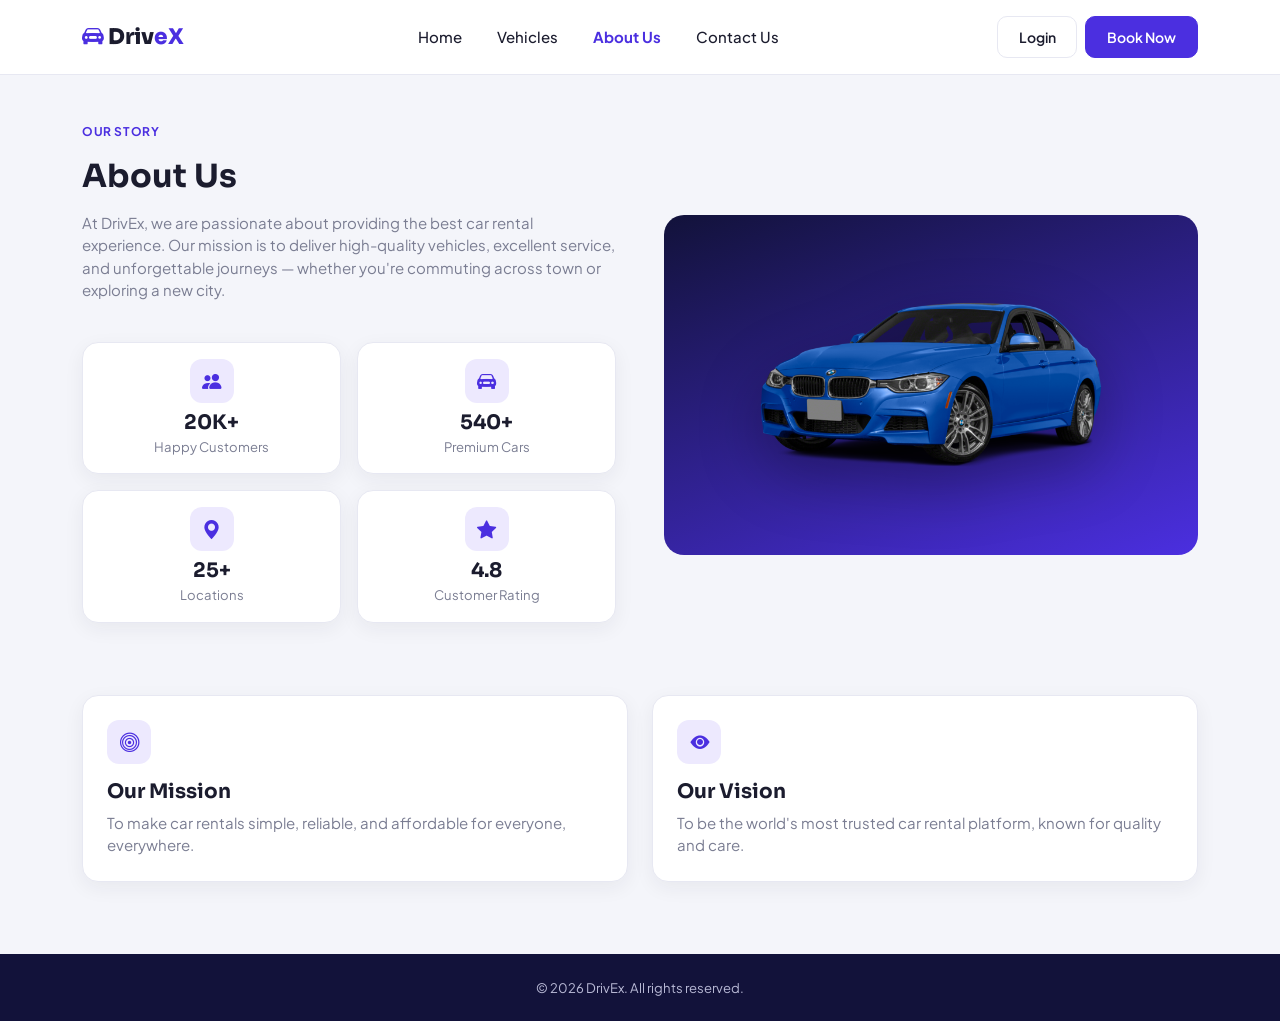
<file: html/about.html>
<!DOCTYPE html>
<html lang="en">

<head>
    <meta charset="UTF-8">
    <title>About Us — DrivEx</title>
    <meta name="viewport" content="width=device-width, initial-scale=1.0">
    <link href="https://fonts.googleapis.com/css2?family=Sora:wght@600;700;800&family=Plus+Jakarta+Sans:wght@400;500;600;700&display=swap" rel="stylesheet">
    <link href="https://cdn.jsdelivr.net/npm/bootstrap@5.3.3/dist/css/bootstrap.min.css" rel="stylesheet">
    <link href="https://cdn.jsdelivr.net/npm/bootstrap-icons@1.11.3/font/bootstrap-icons.css" rel="stylesheet">
    <link href="../css/style.css" rel="stylesheet">
</head>

<body>

    <nav class="navbar navbar-expand-lg navbar-drivex">
        <div class="container">
            <a class="navbar-brand" href="index.html"><i class="bi bi-car-front-fill text-primary-brand"></i> Driv<span>eX</span></a>
            <button class="navbar-toggler" type="button" data-bs-toggle="collapse" data-bs-target="#nav1"><span class="navbar-toggler-icon"></span></button>
            <div class="collapse navbar-collapse" id="nav1">
                <ul class="navbar-nav mx-auto">
                    <li class="nav-item"><a class="nav-link" href="index.html">Home</a></li>
                    <li class="nav-item"><a class="nav-link" href="vehicles.html">Vehicles</a></li>
                    <li class="nav-item"><a class="nav-link active" href="about.html">About Us</a></li>
                    <li class="nav-item"><a class="nav-link" href="contact.html">Contact Us</a></li>
                </ul>
                <div id="navAuthSlot" class="d-flex align-items-center"></div>
            </div>
        </div>
    </nav>

    <div class="container py-5">
        <div class="row align-items-center g-5">
            <div class="col-lg-6">
                <p class="section-eyebrow">Our story</p>
                <h2 class="fw-bold mb-3">About Us</h2>
                <p class="text-muted-soft">At DrivEx, we are passionate about providing the best car rental experience. Our mission is to deliver high-quality vehicles, excellent service, and unforgettable journeys — whether you're commuting across town or exploring a new city.</p>

                <div class="row g-3 my-4">
                    <div class="col-6">
                        <div class="card-soft p-3 text-center">
                            <div class="stat-icon mx-auto mb-2"><i class="bi bi-people-fill"></i></div>
                            <h5 class="fw-bold mb-0">20K+</h5><small class="text-muted-soft">Happy Customers</small>
                        </div>
                    </div>
                    <div class="col-6">
                        <div class="card-soft p-3 text-center">
                            <div class="stat-icon mx-auto mb-2"><i class="bi bi-car-front-fill"></i></div>
                            <h5 class="fw-bold mb-0">540+</h5><small class="text-muted-soft">Premium Cars</small>
                        </div>
                    </div>
                    <div class="col-6">
                        <div class="card-soft p-3 text-center">
                            <div class="stat-icon mx-auto mb-2"><i class="bi bi-geo-alt-fill"></i></div>
                            <h5 class="fw-bold mb-0">25+</h5><small class="text-muted-soft">Locations</small>
                        </div>
                    </div>
                    <div class="col-6">
                        <div class="card-soft p-3 text-center">
                            <div class="stat-icon mx-auto mb-2"><i class="bi bi-star-fill"></i></div>
                            <h5 class="fw-bold mb-0">4.8</h5><small class="text-muted-soft">Customer Rating</small>
                        </div>
                    </div>
                </div>
            </div>
            <div class="col-lg-6">
                <div class="rounded-20 overflow-hidden" style="background:linear-gradient(160deg,var(--navy),var(--primary));min-height:340px;display:flex;align-items:center;justify-content:center;">
                    <img src="../images/BMW-3.png" style="width:70%;filter:drop-shadow(0 20px 30px rgba(0,0,0,.3));">
                </div>
            </div>
        </div>

        <div class="row g-4 mt-4">
            <div class="col-md-6">
                <div class="card-soft p-4 h-100">
                    <div class="stat-icon mb-3"><i class="bi bi-bullseye"></i></div>
                    <h5 class="fw-bold">Our Mission</h5>
                    <p class="text-muted-soft mb-0">To make car rentals simple, reliable, and affordable for everyone, everywhere.</p>
                </div>
            </div>
            <div class="col-md-6">
                <div class="card-soft p-4 h-100">
                    <div class="stat-icon mb-3"><i class="bi bi-eye-fill"></i></div>
                    <h5 class="fw-bold">Our Vision</h5>
                    <p class="text-muted-soft mb-0">To be the world's most trusted car rental platform, known for quality and care.</p>
                </div>
            </div>
        </div>
    </div>

    <footer class="site-footer mt-4 py-4 text-center">
        <div class="container">
            <p class="small mb-0">© 2026 DrivEx. All rights reserved.</p>
        </div>
    </footer>

    <script src="https://cdn.jsdelivr.net/npm/bootstrap@5.3.3/dist/js/bootstrap.bundle.min.js"></script>
    <script src="../js/cars-data.js"></script>
    <script src="../js/app.js"></script>
    <script>
        document.addEventListener("DOMContentLoaded", () => renderNavbarAuth("navAuthSlot"));
    </script>
</body>

</html>
</file>
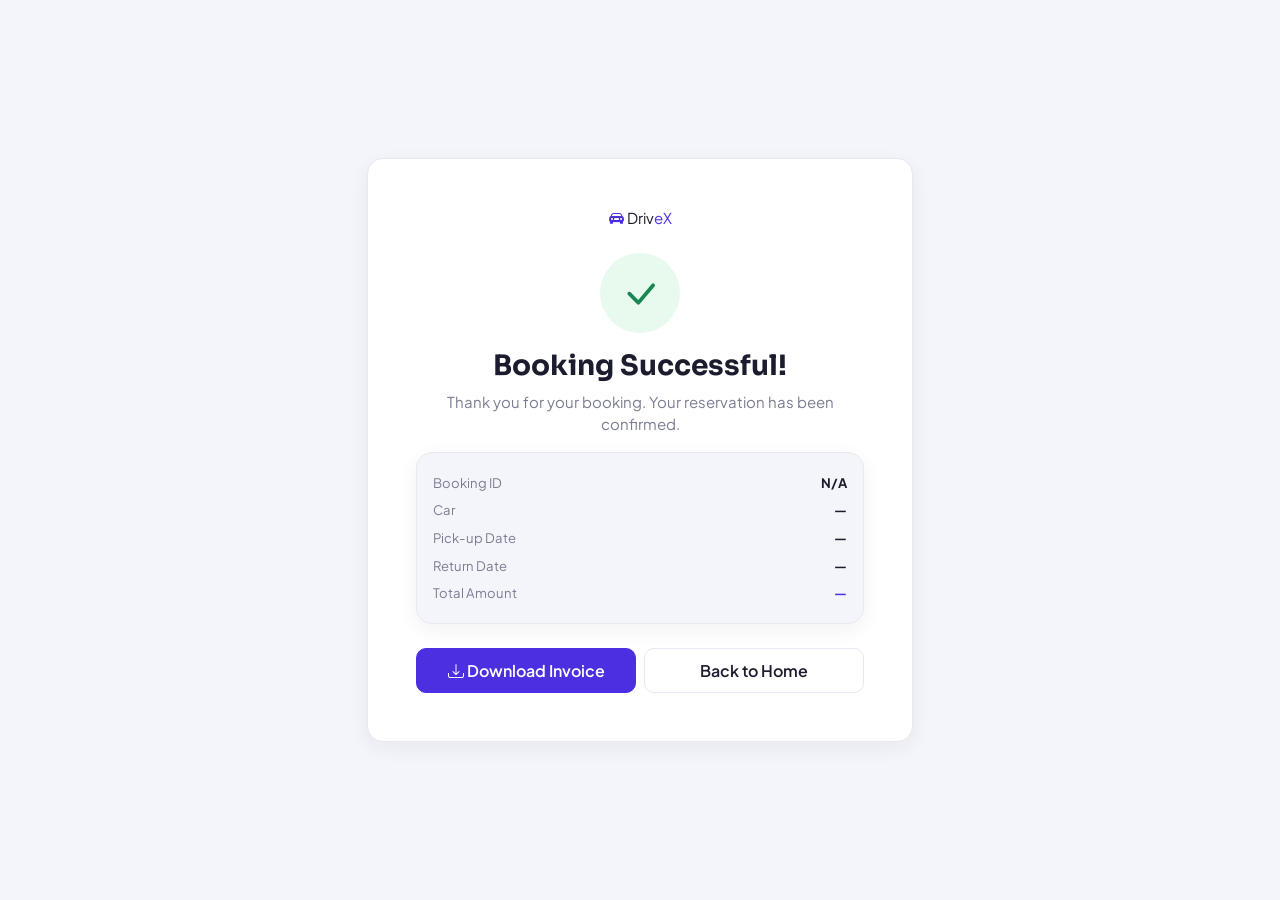
<file: html/booking-success.html>
<!DOCTYPE html>
<html lang="en">

<head>
    <meta charset="UTF-8">
    <title>Booking Successful — DrivEx</title>
    <meta name="viewport" content="width=device-width, initial-scale=1.0">
    <link href="https://fonts.googleapis.com/css2?family=Sora:wght@600;700;800&family=Plus+Jakarta+Sans:wght@400;500;600;700&display=swap" rel="stylesheet">
    <link href="https://cdn.jsdelivr.net/npm/bootstrap@5.3.3/dist/css/bootstrap.min.css" rel="stylesheet">
    <link href="https://cdn.jsdelivr.net/npm/bootstrap-icons@1.11.3/font/bootstrap-icons.css" rel="stylesheet">
    <link href="../css/style.css" rel="stylesheet">
    <style>
        body {
            background: var(--bg);
            min-height: 100vh;
        }
    </style>
</head>

<body class="d-flex align-items-center" style="min-height:100vh;">

    <div class="container">
        <div class="row justify-content-center">
            <div class="col-md-6">
                <div class="card-soft p-5 text-center">
                    <a class="navbar-brand mb-4 d-inline-block" href="index.html"><i class="bi bi-car-front-fill text-primary-brand"></i> Driv<span class="text-primary-brand">eX</span></a>
                    <div class="mx-auto mb-3" style="width:80px;height:80px;border-radius:50%;background:var(--success-bg);display:flex;align-items:center;justify-content:center;">
                        <i class="bi bi-check-lg text-success" style="font-size:2.5rem;"></i>
                    </div>
                    <h3 class="fw-bold">Booking Successful!</h3>
                    <p class="text-muted-soft">Thank you for your booking. Your reservation has been confirmed.</p>

                    <div class="card-soft p-3 text-start mt-3" style="background:var(--bg);">
                        <div class="d-flex justify-content-between small py-1"><span class="text-muted-soft">Booking ID</span><span class="fw-bold" id="okBookingId">—</span></div>
                        <div class="d-flex justify-content-between small py-1"><span class="text-muted-soft">Car</span><span class="fw-bold" id="okCarName">—</span></div>
                        <div class="d-flex justify-content-between small py-1"><span class="text-muted-soft">Pick-up Date</span><span class="fw-bold" id="okPickup">—</span></div>
                        <div class="d-flex justify-content-between small py-1"><span class="text-muted-soft">Return Date</span><span class="fw-bold" id="okReturn">—</span></div>
                        <div class="d-flex justify-content-between small py-1"><span class="text-muted-soft">Total Amount</span><span class="fw-bold text-primary-brand" id="okAmount">—</span></div>
                    </div>

                    <div class="d-flex gap-2 mt-4">
                        <a href="#" id="okInvoiceLink" class="btn btn-brand w-100"><i class="bi bi-download"></i> Download Invoice</a>
                        <a href="index.html" class="btn btn-brand-outline w-100">Back to Home</a>
                    </div>
                </div>
            </div>
        </div>
    </div>

    <script src="https://cdn.jsdelivr.net/npm/bootstrap@5.3.3/dist/js/bootstrap.bundle.min.js"></script>
    <script src="../js/cars-data.js"></script>
    <script src="../js/app.js"></script>
    <script>
        document.addEventListener("DOMContentLoaded", () => {
            const id = Util.qs("id");
            const booking = id ? Bookings.getById(id) : null;
            if (!booking) {
                document.getElementById("okBookingId").textContent = "N/A";
                return;
            }
            document.getElementById("okBookingId").textContent = booking.id;
            document.getElementById("okCarName").textContent = booking.carName;
            document.getElementById("okPickup").textContent = Util.formatDate(booking.pickup);
            document.getElementById("okReturn").textContent = Util.formatDate(booking.ret);
            document.getElementById("okAmount").textContent = Util.money(booking.amount);
            document.getElementById("okInvoiceLink").href = "invoice.html?id=" + booking.id;
        });
    </script>
</body>

</html>
</file>
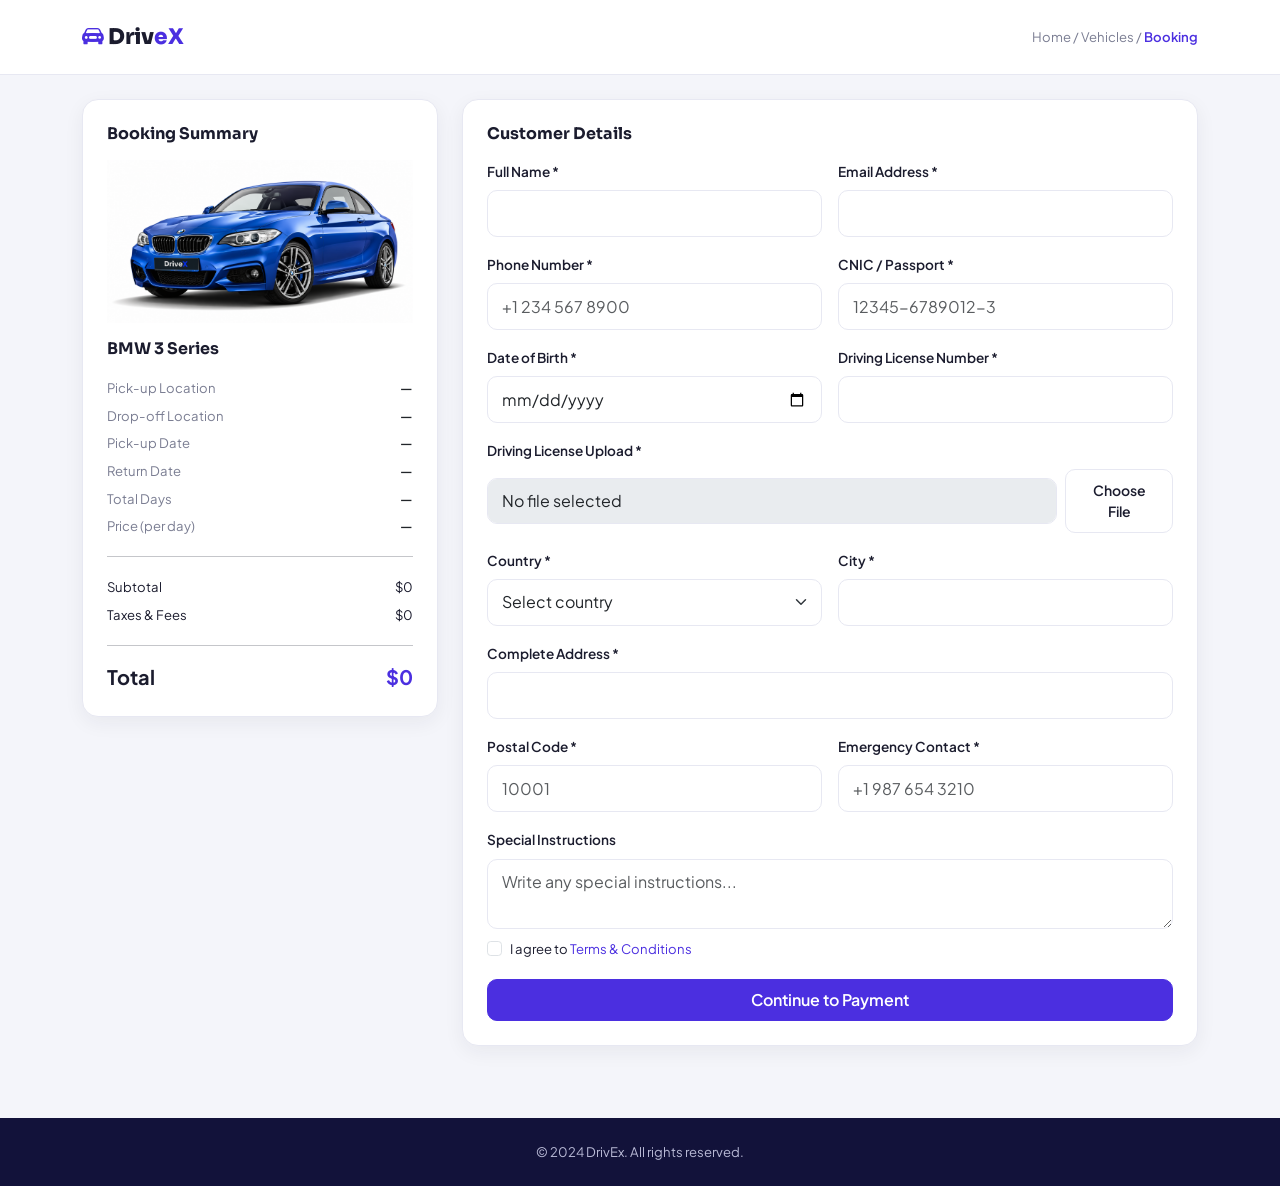
<file: html/booking.html>
<!DOCTYPE html>
<html lang="en">

<head>
    <meta charset="UTF-8">
    <title>Booking — Customer Details — DrivEx</title>
    <meta name="viewport" content="width=device-width, initial-scale=1.0">
    <link href="https://fonts.googleapis.com/css2?family=Sora:wght@600;700;800&family=Plus+Jakarta+Sans:wght@400;500;600;700&display=swap" rel="stylesheet">
    <link href="https://cdn.jsdelivr.net/npm/bootstrap@5.3.3/dist/css/bootstrap.min.css" rel="stylesheet">
    <link href="https://cdn.jsdelivr.net/npm/bootstrap-icons@1.11.3/font/bootstrap-icons.css" rel="stylesheet">
    <link href="../css/style.css" rel="stylesheet">
</head>

<body>

    <nav class="navbar navbar-expand-lg navbar-drivex">
        <div class="container">
            <a class="navbar-brand" href="index.html"><i class="bi bi-car-front-fill text-primary-brand"></i> Driv<span>eX</span></a>
            <button class="navbar-toggler" type="button" data-bs-toggle="collapse" data-bs-target="#nav1"><span class="navbar-toggler-icon"></span></button>
            <div class="collapse navbar-collapse" id="nav1">
                <span class="small text-muted-soft ms-auto"><a href="index.html" class="text-muted-soft">Home</a> / <a href="vehicles.html" class="text-muted-soft">Vehicles</a> / <span class="text-primary-brand fw-semibold">Booking</span></span>
            </div>
        </div>
    </nav>

    <div class="container py-4">
        <div class="row g-4">
            <!-- Booking Summary -->
            <div class="col-lg-4">
                <div class="card-soft p-4">
                    <h6 class="fw-bold mb-3">Booking Summary</h6>
                    <img src="../images/car.png" class="w-100 mb-3">
                    <h6 class="fw-bold" id="summaryCarName">—</h6>
                    <ul class="list-unstyled small text-muted-soft mt-3">
                        <li class="d-flex justify-content-between py-1"><span>Pick-up Location</span><span class="text-dark fw-semibold" id="sumPickupLoc">—</span></li>
                        <li class="d-flex justify-content-between py-1"><span>Drop-off Location</span><span class="text-dark fw-semibold" id="sumDropoffLoc">—</span></li>
                        <li class="d-flex justify-content-between py-1"><span>Pick-up Date</span><span class="text-dark fw-semibold" id="sumPickupDate">—</span></li>
                        <li class="d-flex justify-content-between py-1"><span>Return Date</span><span class="text-dark fw-semibold" id="sumReturnDate">—</span></li>
                        <li class="d-flex justify-content-between py-1"><span>Total Days</span><span class="text-dark fw-semibold" id="sumDays">—</span></li>
                        <li class="d-flex justify-content-between py-1"><span>Price (per day)</span><span class="text-dark fw-semibold" id="sumPricePerDay">—</span></li>
                    </ul>
                    <hr>
                    <div class="d-flex justify-content-between small py-1"><span>Subtotal</span><span id="sumSubtotal">$0</span></div>
                    <div class="d-flex justify-content-between small py-1"><span>Taxes &amp; Fees</span><span id="sumTaxes">$0</span></div>
                    <hr>
                    <div class="d-flex justify-content-between fw-bold fs-5"><span>Total</span><span class="text-primary-brand" id="sumTotal">$0</span></div>
                </div>
            </div>

            <!-- Customer Details Form -->
            <div class="col-lg-8">
                <div class="card-soft p-4">
                    <h6 class="fw-bold mb-3">Customer Details</h6>
                    <form class="row g-3 needs-validation" id="bookingForm" novalidate>
                        <div class="col-md-6">
                            <label class="form-label">Full Name *</label>
                            <input class="form-control" id="custName" required>
                            <div class="invalid-feedback">Please enter your full name.</div>
                        </div>
                        <div class="col-md-6">
                            <label class="form-label">Email Address *</label>
                            <input type="email" class="form-control" id="custEmail" required>
                            <div class="invalid-feedback">Please enter a valid email address.</div>
                        </div>
                        <div class="col-md-6">
                            <label class="form-label">Phone Number *</label>
                            <input class="form-control" id="custPhone" placeholder="+1 234 567 8900" required>
                            <div class="invalid-feedback">Please enter a valid phone number.</div>
                        </div>
                        <div class="col-md-6">
                            <label class="form-label">CNIC / Passport *</label>
                            <input class="form-control" id="custCnic" placeholder="12345-6789012-3" required>
                            <div class="invalid-feedback">This field is required.</div>
                        </div>
                        <div class="col-md-6">
                            <label class="form-label">Date of Birth *</label>
                            <input type="date" class="form-control" id="custDob" required>
                            <div class="invalid-feedback">Please enter your date of birth.</div>
                        </div>
                        <div class="col-md-6">
                            <label class="form-label">Driving License Number *</label>
                            <input class="form-control" id="custLicense" required>
                            <div class="invalid-feedback">This field is required.</div>
                        </div>
                        <div class="col-md-12">
                            <label class="form-label">Driving License Upload *</label>
                            <div class="d-flex align-items-center gap-2">
                                <input class="form-control" id="licenseFileLabel" value="No file selected" disabled>
                                <button type="button" class="btn btn-brand-outline btn-sm" id="licenseUploadBtn">Choose File</button>
                                <input type="file" id="licenseFileInput" class="d-none" accept="image/*,.pdf">
                            </div>
                        </div>
                        <div class="col-md-6">
                            <label class="form-label">Country *</label>
                            <select class="form-select" id="custCountry" required>
              <option value="">Select country</option>
              <option>United States</option><option>Canada</option><option>United Kingdom</option><option>Pakistan</option><option>Other</option>
            </select>
                            <div class="invalid-feedback">Please select a country.</div>
                        </div>
                        <div class="col-md-6">
                            <label class="form-label">City *</label>
                            <input class="form-control" id="custCity" required>
                            <div class="invalid-feedback">This field is required.</div>
                        </div>
                        <div class="col-md-12">
                            <label class="form-label">Complete Address *</label>
                            <input class="form-control" id="custAddress" required>
                            <div class="invalid-feedback">This field is required.</div>
                        </div>
                        <div class="col-md-6">
                            <label class="form-label">Postal Code *</label>
                            <input class="form-control" id="custPostal" placeholder="10001" required>
                            <div class="invalid-feedback">This field is required.</div>
                        </div>
                        <div class="col-md-6">
                            <label class="form-label">Emergency Contact *</label>
                            <input class="form-control" id="custEmergency" placeholder="+1 987 654 3210" required>
                            <div class="invalid-feedback">This field is required.</div>
                        </div>
                        <div class="col-md-12">
                            <label class="form-label">Special Instructions</label>
                            <textarea class="form-control" id="custNotes" rows="2" placeholder="Write any special instructions..."></textarea>
                        </div>

                        <div class="col-12 mt-2">
                            <div class="form-check">
                                <input class="form-check-input" type="checkbox" id="agree" required>
                                <label class="form-check-label small" for="agree">I agree to <a href="#" class="text-primary-brand">Terms &amp; Conditions</a></label>
                                <div class="invalid-feedback">You must agree before continuing.</div>
                            </div>
                        </div>
                        <div class="col-12">
                            <button type="submit" class="btn btn-brand w-100 py-2">Continue to Payment</button>
                        </div>
                    </form>
                </div>
            </div>
        </div>
    </div>

    <footer class="site-footer mt-5 py-4 text-center">
        <div class="container">
            <p class="small mb-0">© 2024 DrivEx. All rights reserved.</p>
        </div>
    </footer>

    <script src="https://cdn.jsdelivr.net/npm/bootstrap@5.3.3/dist/js/bootstrap.bundle.min.js"></script>
    <script src="../js/cars-data.js"></script>
    <script src="../js/app.js"></script>
    <script src="../js/booking.js"></script>
</body>

</html>
</file>
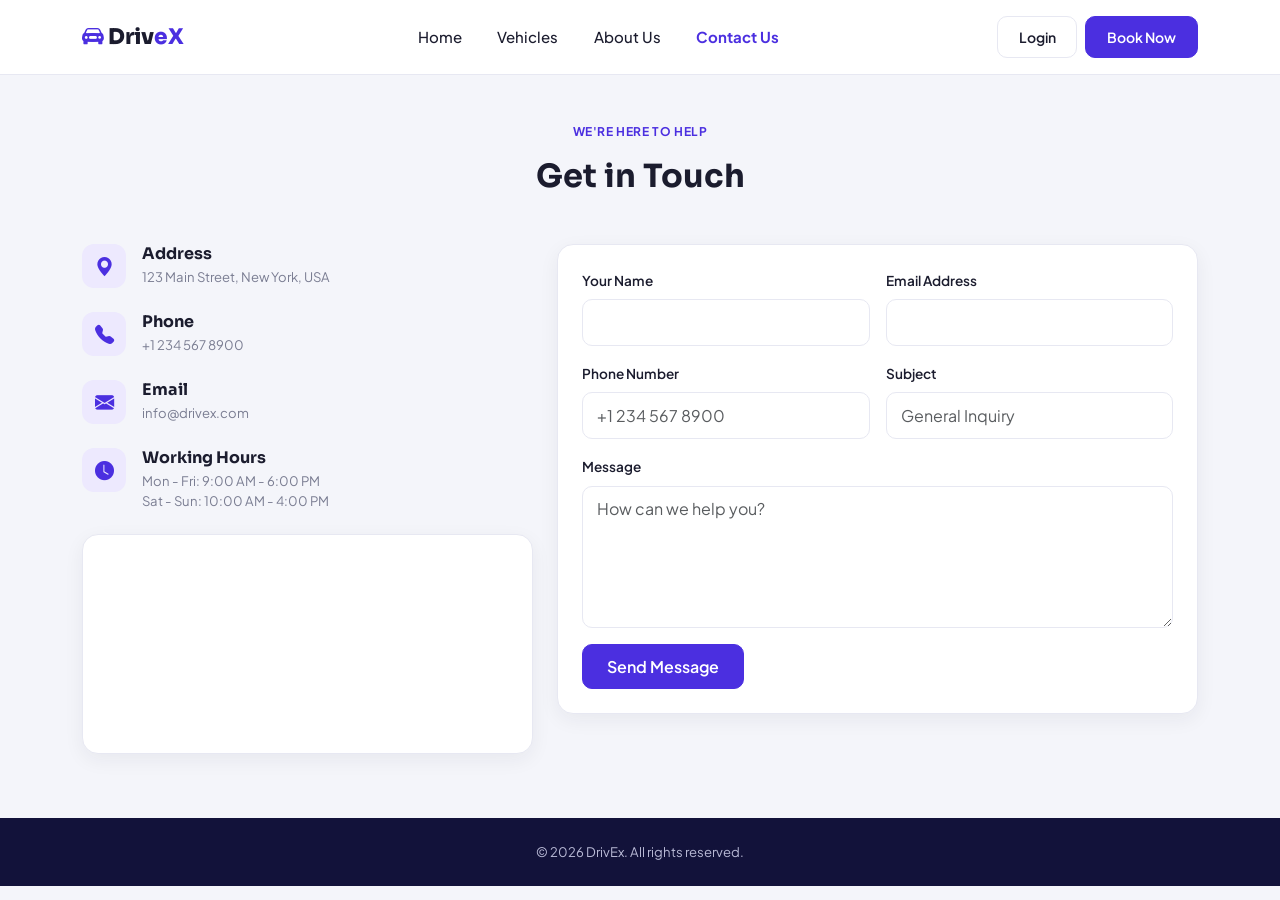
<file: html/contact.html>
<!DOCTYPE html>
<html lang="en">

<head>
    <meta charset="UTF-8">
    <title>Contact Us — DrivEx</title>
    <meta name="viewport" content="width=device-width, initial-scale=1.0">
    <link href="https://fonts.googleapis.com/css2?family=Sora:wght@600;700;800&family=Plus+Jakarta+Sans:wght@400;500;600;700&display=swap" rel="stylesheet">
    <link href="https://cdn.jsdelivr.net/npm/bootstrap@5.3.3/dist/css/bootstrap.min.css" rel="stylesheet">
    <link href="https://cdn.jsdelivr.net/npm/bootstrap-icons@1.11.3/font/bootstrap-icons.css" rel="stylesheet">
    <link href="../css/style.css" rel="stylesheet">
</head>

<body>

    <nav class="navbar navbar-expand-lg navbar-drivex">
        <div class="container">
            <a class="navbar-brand" href="index.html"><i class="bi bi-car-front-fill text-primary-brand"></i> Driv<span>eX</span></a>
            <button class="navbar-toggler" type="button" data-bs-toggle="collapse" data-bs-target="#nav1"><span class="navbar-toggler-icon"></span></button>
            <div class="collapse navbar-collapse" id="nav1">
                <ul class="navbar-nav mx-auto">
                    <li class="nav-item"><a class="nav-link" href="index.html">Home</a></li>
                    <li class="nav-item"><a class="nav-link" href="vehicles.html">Vehicles</a></li>
                    <li class="nav-item"><a class="nav-link" href="about.html">About Us</a></li>
                    <li class="nav-item"><a class="nav-link active" href="contact.html">Contact Us</a></li>
                </ul>
                <div id="navAuthSlot" class="d-flex align-items-center"></div>
            </div>
        </div>
    </nav>

    <div class="container py-5">
        <div class="text-center mb-5">
            <p class="section-eyebrow">We're here to help</p>
            <h2 class="fw-bold">Get in Touch</h2>
        </div>

        <div class="row g-4">
            <div class="col-lg-5">
                <div class="d-flex gap-3 mb-4">
                    <div class="stat-icon"><i class="bi bi-geo-alt-fill"></i></div>
                    <div>
                        <h6 class="fw-bold mb-1">Address</h6>
                        <p class="text-muted-soft mb-0 small">123 Main Street, New York, USA</p>
                    </div>
                </div>
                <div class="d-flex gap-3 mb-4">
                    <div class="stat-icon"><i class="bi bi-telephone-fill"></i></div>
                    <div>
                        <h6 class="fw-bold mb-1">Phone</h6>
                        <p class="text-muted-soft mb-0 small">+1 234 567 8900</p>
                    </div>
                </div>
                <div class="d-flex gap-3 mb-4">
                    <div class="stat-icon"><i class="bi bi-envelope-fill"></i></div>
                    <div>
                        <h6 class="fw-bold mb-1">Email</h6>
                        <p class="text-muted-soft mb-0 small">info@drivex.com</p>
                    </div>
                </div>
                <div class="d-flex gap-3 mb-4">
                    <div class="stat-icon"><i class="bi bi-clock-fill"></i></div>
                    <div>
                        <h6 class="fw-bold mb-1">Working Hours</h6>
                        <p class="text-muted-soft mb-0 small">Mon - Fri: 9:00 AM - 6:00 PM<br>Sat - Sun: 10:00 AM - 4:00 PM</p>
                    </div>
                </div>

                <div class="card-soft p-2" style="height:220px;overflow:hidden;">
                    <iframe src="https://maps.google.com/maps?q=New%20York&t=&z=13&ie=UTF8&iwloc=&output=embed" class="w-100 h-100 rounded-16 border-0"></iframe>
                </div>
            </div>

            <div class="col-lg-7">
                <div class="card-soft p-4">
                    <form class="row g-3" id="contactForm" novalidate>
                        <div class="col-md-6">
                            <label class="form-label">Your Name</label>
                            <input class="form-control" id="cName" required>
                            <div class="invalid-feedback">Please enter your name.</div>
                        </div>
                        <div class="col-md-6">
                            <label class="form-label">Email Address</label>
                            <input type="email" class="form-control" id="cEmail" required>
                            <div class="invalid-feedback">Please enter a valid email address.</div>
                        </div>
                        <div class="col-md-6">
                            <label class="form-label">Phone Number</label>
                            <input class="form-control" id="cPhone" placeholder="+1 234 567 8900">
                        </div>
                        <div class="col-md-6">
                            <label class="form-label">Subject</label>
                            <input class="form-control" id="cSubject" placeholder="General Inquiry" required>
                            <div class="invalid-feedback">Please enter a subject.</div>
                        </div>
                        <div class="col-12">
                            <label class="form-label">Message</label>
                            <textarea class="form-control" id="cMessage" rows="5" placeholder="How can we help you?" required></textarea>
                            <div class="invalid-feedback">Please enter your message.</div>
                        </div>
                        <div class="col-12"><button type="submit" class="btn btn-brand px-4">Send Message</button></div>
                    </form>
                </div>
            </div>
        </div>
    </div>

    <footer class="site-footer mt-3 py-4 text-center">
        <div class="container">
            <p class="small mb-0">© 2026 DrivEx. All rights reserved.</p>
        </div>
    </footer>

    <script src="https://cdn.jsdelivr.net/npm/bootstrap@5.3.3/dist/js/bootstrap.bundle.min.js"></script>
    <script src="../js/cars-data.js"></script>
    <script src="../js/app.js"></script>
    <script src="../js/contact.js"></script>
</body>

</html>
</file>
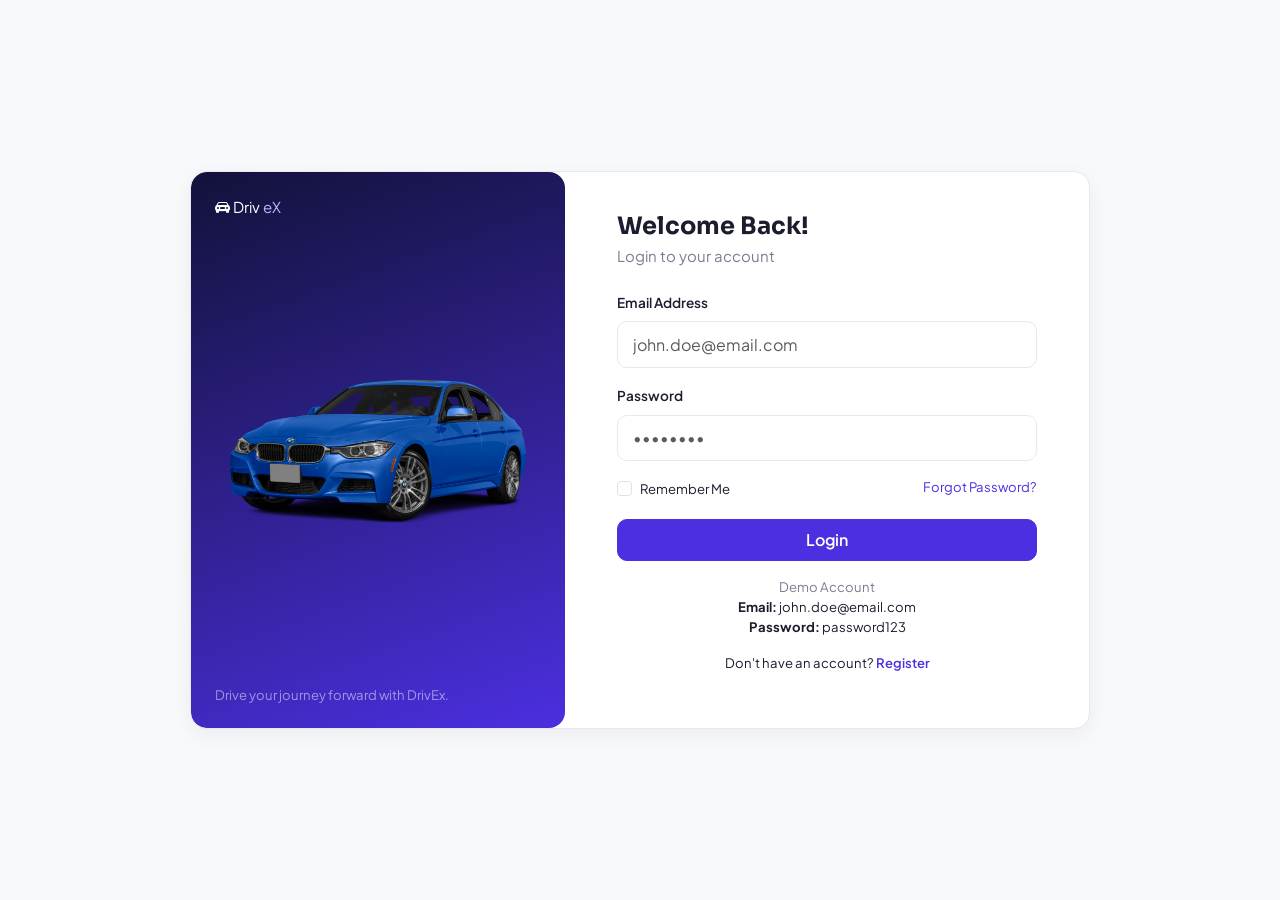
<file: html/dashboard.html>
<!DOCTYPE html>
<html lang="en">

<head>
    <meta charset="UTF-8">
    <title>Dashboard — DrivEx</title>
    <meta name="viewport" content="width=device-width, initial-scale=1.0">
    <link href="https://fonts.googleapis.com/css2?family=Sora:wght@600;700;800&family=Plus+Jakarta+Sans:wght@400;500;600;700&display=swap" rel="stylesheet">
    <link href="https://cdn.jsdelivr.net/npm/bootstrap@5.3.3/dist/css/bootstrap.min.css" rel="stylesheet">
    <link href="https://cdn.jsdelivr.net/npm/bootstrap-icons@1.11.3/font/bootstrap-icons.css" rel="stylesheet">
    <link href="../css/style.css" rel="stylesheet">
</head>

<body>

    <nav class="navbar navbar-expand-lg navbar-drivex">
        <div class="container-fluid px-4">
            <a class="navbar-brand" href="index.html"><i class="bi bi-car-front-fill text-primary-brand"></i> Driv<span>eX</span></a>
            <div class="ms-auto d-flex align-items-center gap-3">
                <i class="bi bi-bell fs-5 text-muted-soft"></i>
                <div class="dropdown">
                    <a href="#" class="d-flex align-items-center gap-2 text-decoration-none dropdown-toggle" role="button" data-bs-toggle="dropdown">
                        <div id="userAvatar" style="width:36px;height:36px;border-radius:50%;background:var(--primary-light);display:flex;align-items:center;justify-content:center;color:var(--primary);font-weight:700;">?</div>
                        <span class="fw-semibold small" id="userNameLabel">—</span>
                    </a>
                    <ul class="dropdown-menu dropdown-menu-end shadow border-0">
                        <li><a class="dropdown-item" href="my-bookings.html"><i class="bi bi-calendar2-check me-2"></i>My Bookings</a></li>
                        <li>
                            <hr class="dropdown-divider">
                        </li>
                        <li><a class="dropdown-item text-danger" href="#" id="navLogoutLink"><i class="bi bi-box-arrow-right me-2"></i>Logout</a></li>
                    </ul>
                </div>
            </div>
        </div>
    </nav>

    <div class="container-fluid px-4 py-4">
        <div class="row g-4">
            <!-- Sidebar -->
            <div class="col-lg-2">
                <div class="sidebar-drivex">
                    <a href="dashboard.html" class="side-link active"><i class="bi bi-grid-1x2-fill"></i> Dashboard</a>
                    <a href="my-bookings.html" class="side-link"><i class="bi bi-calendar2-check"></i> My Bookings</a>
                    <a href="#" class="side-link"><i class="bi bi-person"></i> My Profile</a>
                    <a href="invoice.html" class="side-link"><i class="bi bi-credit-card"></i> Payment History</a>
                    <a href="#" class="side-link"><i class="bi bi-bell"></i> Notifications <span class="side-badge">3</span></a>
                    <a href="#" class="side-link"><i class="bi bi-gear"></i> Settings</a>
                    <a href="#" class="side-link" id="sidebarLogout"><i class="bi bi-box-arrow-right"></i> Logout</a>
                </div>
            </div>

            <!-- Main -->
            <div class="col-lg-10">
                <h4 class="fw-bold" id="welcomeText">Welcome back!</h4>
                <p class="text-muted-soft">Here's what's happening with your bookings.</p>

                <div class="row g-3 my-2">
                    <div class="col-6 col-md-3">
                        <div class="card-soft p-3">
                            <div class="stat-icon mb-2"><i class="bi bi-journal-check"></i></div>
                            <h4 class="fw-bold mb-0" id="statTotal">0</h4>
                            <small class="text-muted-soft">Total Bookings</small>
                        </div>
                    </div>
                    <div class="col-6 col-md-3">
                        <div class="card-soft p-3">
                            <div class="stat-icon mb-2" style="background:var(--warning-bg);color:var(--warning);"><i class="bi bi-clock-history"></i></div>
                            <h4 class="fw-bold mb-0" id="statUpcoming">0</h4>
                            <small class="text-muted-soft">Upcoming Trips</small>
                        </div>
                    </div>
                    <div class="col-6 col-md-3">
                        <div class="card-soft p-3">
                            <div class="stat-icon mb-2" style="background:var(--success-bg);color:var(--success);"><i class="bi bi-check2-circle"></i></div>
                            <h4 class="fw-bold mb-0" id="statCompleted">0</h4>
                            <small class="text-muted-soft">Completed Trips</small>
                        </div>
                    </div>
                    <div class="col-6 col-md-3">
                        <div class="card-soft p-3">
                            <div class="stat-icon mb-2" style="background:var(--danger-bg);color:var(--danger);"><i class="bi bi-x-circle"></i></div>
                            <h4 class="fw-bold mb-0" id="statCancelled">0</h4>
                            <small class="text-muted-soft">Cancelled Bookings</small>
                        </div>
                    </div>
                </div>

                <div class="card-soft p-4 mt-3">
                    <h6 class="fw-bold mb-3">Upcoming Bookings</h6>
                    <div class="table-responsive">
                        <table class="table table-drivex mb-0">
                            <thead>
                                <tr>
                                    <th>Car</th>
                                    <th>Pick-up</th>
                                    <th>Return</th>
                                    <th>Status</th>
                                    <th>Amount</th>
                                </tr>
                            </thead>
                            <tbody id="upcomingTableBody"></tbody>
                        </table>
                        <p class="text-muted-soft text-center py-3 d-none" id="noUpcoming">No upcoming bookings yet. <a href="vehicles.html" class="text-primary-brand">Book a car</a>.</p>
                    </div>
                </div>

                <!-- Manage Vehicles: add / remove cars from the catalog -->
                <div class="card-soft p-4 mt-4">
                    <div class="d-flex justify-content-between align-items-center mb-3">
                        <h6 class="fw-bold mb-0">Manage Vehicles</h6>
                        <button class="btn btn-brand-outline btn-sm" id="resetCarsBtn"><i class="bi bi-arrow-counterclockwise"></i> Reset to Default</button>
                    </div>

                    <!-- Add car form -->
                    <form class="row g-2 align-items-end mb-4" id="addCarForm">
                        <div class="col-6 col-md-3">
                            <label class="form-label small">Car Name *</label>
                            <input class="form-control form-control-sm" id="newCarName" placeholder="e.g. Kia Sportage" required>
                        </div>
                        <div class="col-6 col-md-2">
                            <label class="form-label small">Brand *</label>
                            <input class="form-control form-control-sm" id="newCarBrand" placeholder="Kia" required>
                        </div>
                        <div class="col-6 col-md-2">
                            <label class="form-label small">Price/day *</label>
                            <input type="number" min="1" class="form-control form-control-sm" id="newCarPrice" placeholder="50" required>
                        </div>
                        <div class="col-6 col-md-2">
                            <label class="form-label small">Seats</label>
                            <select class="form-select form-select-sm" id="newCarSeats">
              <option value="2">2</option><option value="5" selected>5</option><option value="7">7</option>
            </select>
                        </div>
                        <div class="col-6 col-md-2">
                            <label class="form-label small">Transmission</label>
                            <select class="form-select form-select-sm" id="newCarTrans">
              <option>Auto</option><option>Manual</option>
            </select>
                        </div>
                        <div class="col-6 col-md-3">
                            <label class="form-label small">Car Photo</label>
                            <input type="file" accept="image/*" class="form-control form-control-sm" id="newCarImage">
                        </div>
                        <div class="col-6 col-md-2">
                            <img id="newCarPreview" src="../images/BMW-3.png" class="d-none" style="height:38px;border-radius:6px;border:1px solid var(--border);">
                        </div>
                        <div class="col-6 col-md-1">
                            <button type="submit" class="btn btn-brand btn-sm w-100"><i class="bi bi-plus-lg"></i> Add</button>
                        </div>
                    </form>

                    <!-- Existing vehicles table -->
                    <div class="table-responsive">
                        <table class="table table-drivex mb-0 align-middle">
                            <thead>
                                <tr>
                                    <th>Car</th>
                                    <th>Brand</th>
                                    <th>Price/day</th>
                                    <th>Seats</th>
                                    <th>Transmission</th>
                                    <th></th>
                                </tr>
                            </thead>
                            <tbody id="manageCarsTableBody"></tbody>
                        </table>
                    </div>
                </div>
            </div>
        </div>
    </div>

    <!-- Remove car confirm modal -->
    <div class="modal fade" id="removeCarModal" tabindex="-1">
        <div class="modal-dialog modal-dialog-centered">
            <div class="modal-content rounded-16">
                <div class="modal-body p-4 text-center">
                    <i class="bi bi-exclamation-triangle-fill text-warning" style="font-size:2rem;"></i>
                    <h6 class="fw-bold mt-2">Remove this vehicle?</h6>
                    <p class="text-muted-soft small" id="removeCarName">This car will be removed from the catalog.</p>
                    <div class="d-flex gap-2 justify-content-center">
                        <button class="btn btn-brand-outline" data-bs-dismiss="modal">Cancel</button>
                        <button class="btn btn-brand" style="background:var(--danger);border-color:var(--danger);" id="confirmRemoveCarBtn">Yes, Remove</button>
                    </div>
                </div>
            </div>
        </div>
    </div>

    <script src="https://cdn.jsdelivr.net/npm/bootstrap@5.3.3/dist/js/bootstrap.bundle.min.js"></script>
    <script src="../js/cars-data.js"></script>
    <script src="../js/app.js"></script>
    <script src="../js/dashboard.js"></script>
</body>

</html>
</file>
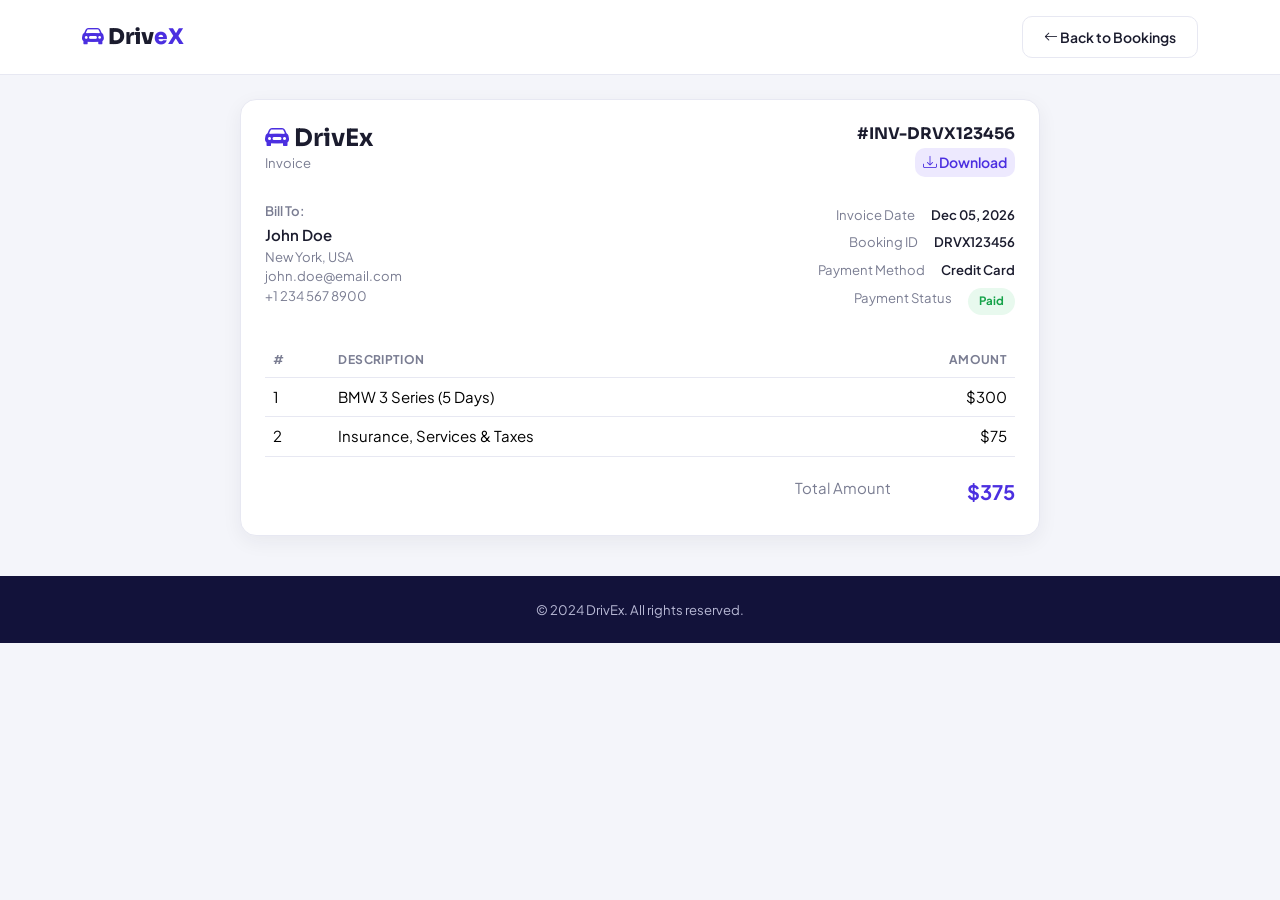
<file: html/invoice.html>
<!DOCTYPE html>
<html lang="en">

<head>
    <meta charset="UTF-8">
    <title>Invoice — DrivEx</title>
    <meta name="viewport" content="width=device-width, initial-scale=1.0">
    <link href="https://fonts.googleapis.com/css2?family=Sora:wght@600;700;800&family=Plus+Jakarta+Sans:wght@400;500;600;700&display=swap" rel="stylesheet">
    <link href="https://cdn.jsdelivr.net/npm/bootstrap@5.3.3/dist/css/bootstrap.min.css" rel="stylesheet">
    <link href="https://cdn.jsdelivr.net/npm/bootstrap-icons@1.11.3/font/bootstrap-icons.css" rel="stylesheet">
    <link href="../css/style.css" rel="stylesheet">
    <style>
        @media print {
            nav,
            footer,
            #backBtn,
            #downloadBtn {
                display: none !important;
            }
            body {
                background: #fff;
            }
        }
    </style>
</head>

<body>

    <nav class="navbar navbar-expand-lg navbar-drivex">
        <div class="container">
            <a class="navbar-brand" href="index.html"><i class="bi bi-car-front-fill text-primary-brand"></i> Driv<span>eX</span></a>
            <a href="my-bookings.html" class="btn btn-brand-outline ms-auto btn-sm" id="backBtn"><i class="bi bi-arrow-left"></i> Back to Bookings</a>
        </div>
    </nav>

    <div class="container py-4">
        <div class="card-soft p-4 mx-auto" style="max-width:800px;">
            <div class="d-flex justify-content-between align-items-start mb-4">
                <div>
                    <h4 class="fw-bold mb-0"><i class="bi bi-car-front-fill text-primary-brand"></i> DrivEx</h4>
                    <p class="text-muted-soft small mb-0">Invoice</p>
                </div>
                <div class="text-end">
                    <h6 class="fw-bold mb-1" id="invNumber">#INV-000000</h6>
                    <button class="btn btn-brand-soft btn-sm" id="downloadBtn"><i class="bi bi-download"></i> Download</button>
                </div>
            </div>

            <div class="row g-4 mb-4">
                <div class="col-md-6">
                    <p class="text-muted-soft small mb-1 fw-semibold">Bill To:</p>
                    <p class="mb-0 fw-semibold" id="billToName">—</p>
                    <p class="mb-0 small text-muted-soft" id="billToAddress">—</p>
                    <p class="mb-0 small text-muted-soft" id="billToCity">—</p>
                    <p class="mb-0 small text-muted-soft" id="billToEmail">—</p>
                    <p class="mb-0 small text-muted-soft" id="billToPhone">—</p>
                </div>
                <div class="col-md-6 text-md-end">
                    <div class="d-flex justify-content-between justify-content-md-end gap-3 small py-1"><span class="text-muted-soft">Invoice Date</span><span class="fw-semibold" id="invDate">—</span></div>
                    <div class="d-flex justify-content-between justify-content-md-end gap-3 small py-1"><span class="text-muted-soft">Booking ID</span><span class="fw-semibold" id="invBookingId">—</span></div>
                    <div class="d-flex justify-content-between justify-content-md-end gap-3 small py-1"><span class="text-muted-soft">Payment Method</span><span class="fw-semibold" id="invPayMethod">—</span></div>
                    <div class="d-flex justify-content-between justify-content-md-end gap-3 small py-1"><span class="text-muted-soft">Payment Status</span><span class="status-badge status-paid" id="invPayStatus">Paid</span></div>
                </div>
            </div>

            <div class="table-responsive">
                <table class="table table-drivex">
                    <thead>
                        <tr>
                            <th>#</th>
                            <th>Description</th>
                            <th class="text-end">Amount</th>
                        </tr>
                    </thead>
                    <tbody id="invLineItems"></tbody>
                </table>
            </div>
            <div class="d-flex justify-content-end">
                <div style="min-width:220px;">
                    <div class="d-flex justify-content-between py-1"><span class="text-muted-soft">Total Amount</span><span class="fw-bold fs-5 text-primary-brand" id="invTotal">$0</span></div>
                </div>
            </div>
        </div>
    </div>

    <footer class="site-footer mt-3 py-4 text-center">
        <div class="container">
            <p class="small mb-0">© 2024 DrivEx. All rights reserved.</p>
        </div>
    </footer>

    <script src="https://cdn.jsdelivr.net/npm/bootstrap@5.3.3/dist/js/bootstrap.bundle.min.js"></script>
    <script src="../js/cars-data.js"></script>
    <script src="../js/app.js"></script>
    <script src="../js/invoice.js"></script>
</body>

</html>
</file>
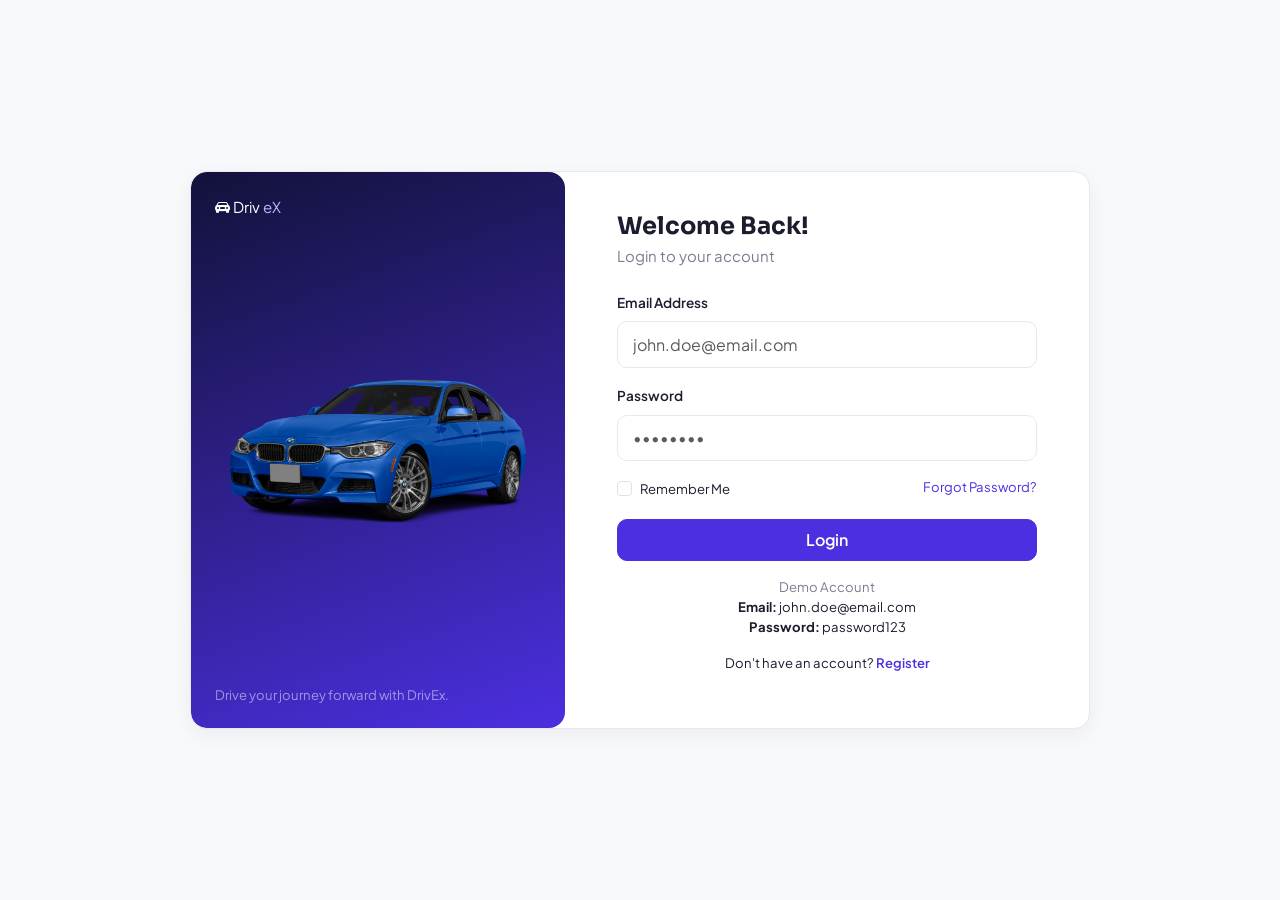
<file: html/login.html>
<!DOCTYPE html>
<html lang="en">

<head>
    <meta charset="UTF-8">
    <meta name="viewport" content="width=device-width, initial-scale=1.0">
    <title>Login — DrivEx</title>
    <meta name="viewport" content="width=device-width, initial-scale=1.0">

    <!-- Google Fonts -->
    <link href="https://fonts.googleapis.com/css2?family=Sora:wght@600;700;800&family=Plus+Jakarta+Sans:wght@400;500;600;700&display=swap" rel="stylesheet">

    <!-- Bootstrap -->
    <link href="https://cdn.jsdelivr.net/npm/bootstrap@5.3.3/dist/css/bootstrap.min.css" rel="stylesheet">

    <!-- Bootstrap Icons -->
    <link href="https://cdn.jsdelivr.net/npm/bootstrap-icons@1.11.3/font/bootstrap-icons.css" rel="stylesheet">

    <!-- Custom CSS -->
    <link href="../css/style.css" rel="stylesheet">

    <style>
        body {
            min-height: 100vh;
            display: flex;
            align-items: center;
            background: #f8f9fa;
        }
    </style>
</head>

<body>

    <div class="container">
        <div class="row card-soft overflow-hidden mx-auto" style="max-width:900px;">

            <!-- Left Side -->
            <div class="col-md-5 d-none d-md-block p-0">
                <div class="auth-visual h-100 p-4 d-flex flex-column justify-content-between">

                    <a class="navbar-brand text-white" href="index.html">
                        <i class="bi bi-car-front-fill"></i> Driv
                        <span style="color:#c4b5fd;">eX</span>
                    </a>

                    <img src="../images/BMW-3.png" class="img-fluid" alt="BMW">

                    <p class="text-white-50 small mb-0">
                        Drive your journey forward with DrivEx.
                    </p>

                </div>
            </div>

            <!-- Right Side -->
            <div class="col-md-7">

                <div class="auth-card">

                    <h4 class="fw-bold mb-1">Welcome Back!</h4>
                    <p class="text-muted-soft mb-4">Login to your account</p>

                    <form id="loginForm" novalidate>

                        <div class="mb-3">
                            <label class="form-label">Email Address</label>

                            <input type="email" class="form-control" id="loginEmail" placeholder="john.doe@email.com" required>

                            <div class="invalid-feedback">
                                Please enter a valid email address.
                            </div>
                        </div>

                        <div class="mb-3">
                            <label class="form-label">Password</label>

                            <input type="password" class="form-control" id="loginPassword" placeholder="••••••••" required>

                            <div class="invalid-feedback">
                                Please enter your password.
                            </div>
                        </div>

                        <div class="d-flex justify-content-between mb-3">

                            <div class="form-check">
                                <input class="form-check-input" type="checkbox" id="remember">

                                <label class="form-check-label small" for="remember">
                                Remember Me
                            </label>
                            </div>

                            <a href="#" class="small text-primary-brand">
                            Forgot Password?
                        </a>

                        </div>

                        <button type="submit" class="btn btn-brand w-100 py-2">
                        Login
                    </button>

                        <p class="text-center small text-muted-soft mt-3 mb-0">
                            Demo Account
                        </p>

                        <p class="text-center small">
                            <strong>Email:</strong> john.doe@email.com
                            <br>
                            <strong>Password:</strong> password123
                        </p>

                        <p class="text-center small mt-3">
                            Don't have an account?
                            <a href="register.html" class="text-primary-brand fw-semibold">
                            Register
                        </a>
                        </p>

                    </form>

                </div>

            </div>

        </div>
    </div>

    <!-- Bootstrap -->
    <script src="https://cdn.jsdelivr.net/npm/bootstrap@5.3.3/dist/js/bootstrap.bundle.min.js"></script>

    <!-- Project JS -->
    <script src="../js/cars-data.js"></script>
    <script src="../js/app.js"></script>
    <script src="../js/login.js"></script>

</body>

</html>
</file>
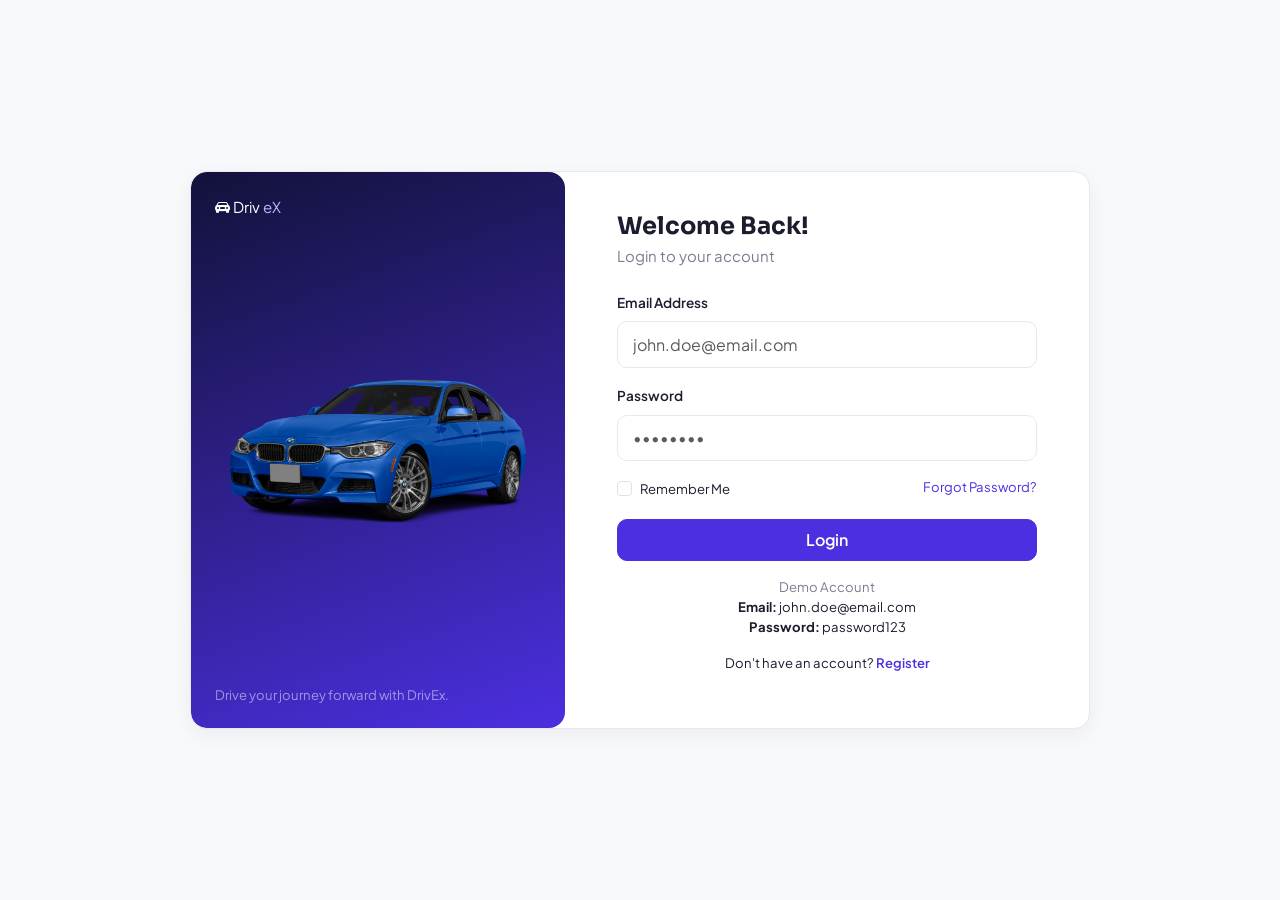
<file: html/my-bookings.html>
<!DOCTYPE html>
<html lang="en">

<head>
    <meta charset="UTF-8">
    <title>My Bookings — DrivEx</title>
    <meta name="viewport" content="width=device-width, initial-scale=1.0">
    <link href="https://fonts.googleapis.com/css2?family=Sora:wght@600;700;800&family=Plus+Jakarta+Sans:wght@400;500;600;700&display=swap" rel="stylesheet">
    <link href="https://cdn.jsdelivr.net/npm/bootstrap@5.3.3/dist/css/bootstrap.min.css" rel="stylesheet">
    <link href="https://cdn.jsdelivr.net/npm/bootstrap-icons@1.11.3/font/bootstrap-icons.css" rel="stylesheet">
    <link href="../css/style.css" rel="stylesheet">
</head>

<body>

    <nav class="navbar navbar-expand-lg navbar-drivex">
        <div class="container-fluid px-4">
            <a class="navbar-brand" href="index.html"><i class="bi bi-car-front-fill text-primary-brand"></i> Driv<span>eX</span></a>
            <div class="ms-auto d-flex align-items-center gap-3">
                <i class="bi bi-bell fs-5 text-muted-soft"></i>
                <div class="dropdown">
                    <a href="#" class="d-flex align-items-center gap-2 text-decoration-none dropdown-toggle" role="button" data-bs-toggle="dropdown">
                        <div id="userAvatar" style="width:36px;height:36px;border-radius:50%;background:var(--primary-light);display:flex;align-items:center;justify-content:center;color:var(--primary);font-weight:700;">?</div>
                        <span class="fw-semibold small" id="userNameLabel">—</span>
                    </a>
                    <ul class="dropdown-menu dropdown-menu-end shadow border-0">
                        <li><a class="dropdown-item" href="dashboard.html"><i class="bi bi-grid-1x2-fill me-2"></i>Dashboard</a></li>
                        <li>
                            <hr class="dropdown-divider">
                        </li>
                        <li><a class="dropdown-item text-danger" href="#" id="navLogoutLink"><i class="bi bi-box-arrow-right me-2"></i>Logout</a></li>
                    </ul>
                </div>
            </div>
        </div>
    </nav>

    <div class="container-fluid px-4 py-4">
        <div class="row g-4">
            <div class="col-lg-2">
                <div class="sidebar-drivex">
                    <a href="dashboard.html" class="side-link"><i class="bi bi-grid-1x2-fill"></i> Dashboard</a>
                    <a href="my-bookings.html" class="side-link active"><i class="bi bi-calendar2-check"></i> My Bookings</a>
                    <a href="#" class="side-link"><i class="bi bi-person"></i> My Profile</a>
                    <a href="invoice.html" class="side-link"><i class="bi bi-credit-card"></i> Payment History</a>
                    <a href="#" class="side-link"><i class="bi bi-bell"></i> Notifications <span class="side-badge">3</span></a>
                    <a href="#" class="side-link"><i class="bi bi-gear"></i> Settings</a>
                    <a href="#" class="side-link" id="sidebarLogout"><i class="bi bi-box-arrow-right"></i> Logout</a>
                </div>
            </div>

            <div class="col-lg-10">
                <h4 class="fw-bold mb-3">My Bookings</h4>
                <div class="card-soft p-4">
                    <div class="table-responsive">
                        <table class="table table-drivex mb-0 align-middle">
                            <thead>
                                <tr>
                                    <th>Booking ID</th>
                                    <th>Car</th>
                                    <th>Pick-up</th>
                                    <th>Return</th>
                                    <th>Status</th>
                                    <th>Amount</th>
                                    <th>Action</th>
                                </tr>
                            </thead>
                            <tbody id="bookingsTableBody"></tbody>
                        </table>
                        <p class="text-muted-soft text-center py-4 d-none" id="noBookings">You have no bookings yet. <a href="vehicles.html" class="text-primary-brand">Book a car</a>.</p>
                    </div>
                    <div class="d-flex gap-4 mt-3 small text-muted-soft">
                        <span><i class="bi bi-eye"></i> View</span>
                        <span><i class="bi bi-download"></i> Download Invoice</span>
                        <span><i class="bi bi-x-circle"></i> Cancel Booking</span>
                    </div>
                </div>
            </div>
        </div>
    </div>

    <!-- Cancel confirm modal -->
    <div class="modal fade" id="cancelModal" tabindex="-1">
        <div class="modal-dialog modal-dialog-centered">
            <div class="modal-content rounded-16">
                <div class="modal-body p-4 text-center">
                    <i class="bi bi-exclamation-triangle-fill text-warning" style="font-size:2rem;"></i>
                    <h6 class="fw-bold mt-2">Cancel this booking?</h6>
                    <p class="text-muted-soft small">This action cannot be undone.</p>
                    <div class="d-flex gap-2 justify-content-center">
                        <button class="btn btn-brand-outline" data-bs-dismiss="modal">Keep Booking</button>
                        <button class="btn btn-brand" style="background:var(--danger);border-color:var(--danger);" id="confirmCancelBtn">Yes, Cancel</button>
                    </div>
                </div>
            </div>
        </div>
    </div>

    <script src="https://cdn.jsdelivr.net/npm/bootstrap@5.3.3/dist/js/bootstrap.bundle.min.js"></script>
    <script src="../js/cars-data.js"></script>
    <script src="../js/app.js"></script>
    <script src="../js/my-bookings.js"></script>
</body>

</html>
</file>
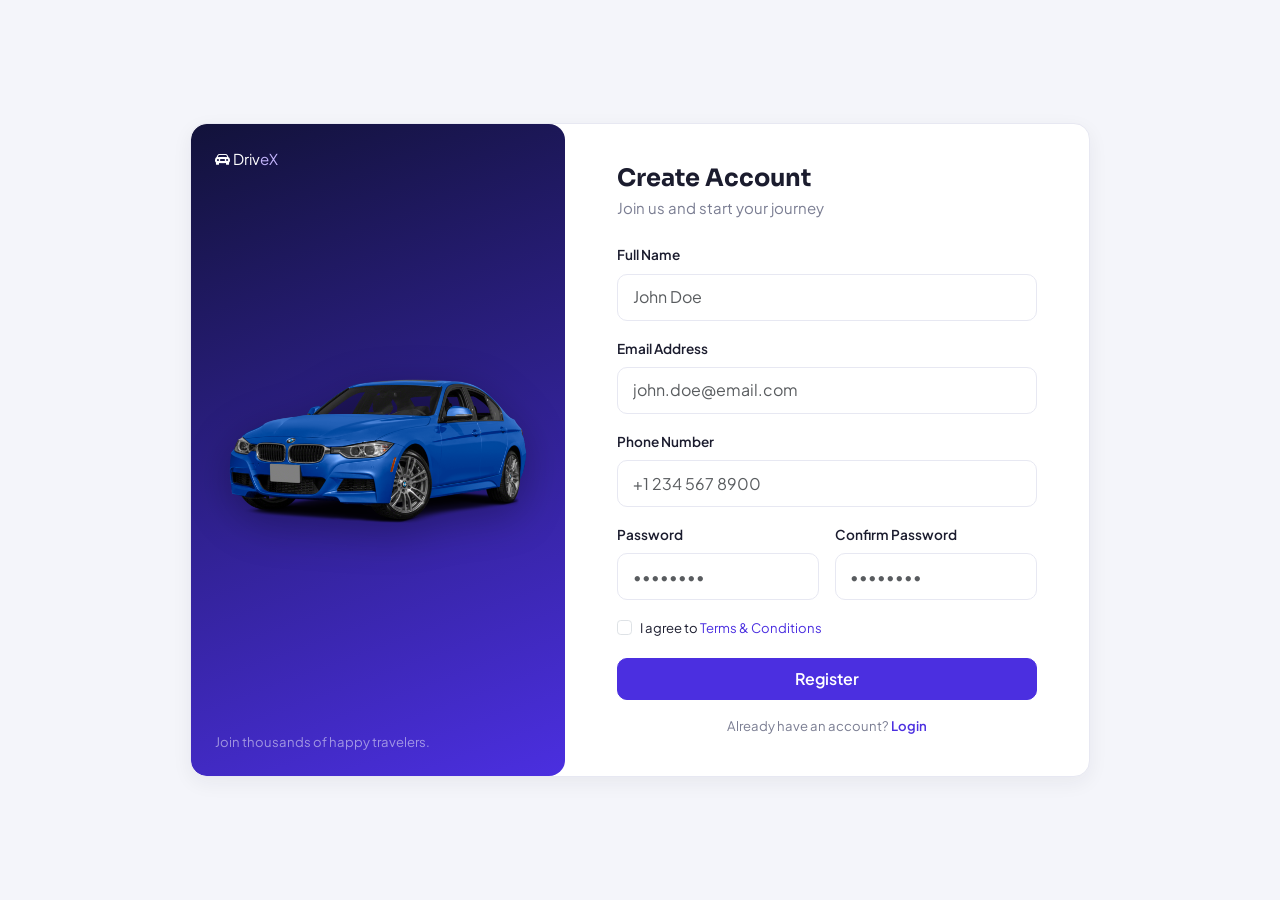
<file: html/register.html>
<!DOCTYPE html>
<html lang="en">

<head>
    <meta charset="UTF-8">
    <title>Create Account — DrivEx</title>
    <meta name="viewport" content="width=device-width, initial-scale=1.0">
    <link href="https://fonts.googleapis.com/css2?family=Sora:wght@600;700;800&family=Plus+Jakarta+Sans:wght@400;500;600;700&display=swap" rel="stylesheet">
    <link href="https://cdn.jsdelivr.net/npm/bootstrap@5.3.3/dist/css/bootstrap.min.css" rel="stylesheet">
    <link href="https://cdn.jsdelivr.net/npm/bootstrap-icons@1.11.3/font/bootstrap-icons.css" rel="stylesheet">
    <link href="../css/style.css" rel="stylesheet">
    <style>
        body {
            min-height: 100vh;
            display: flex;
            align-items: center;
            padding: 2rem 0;
        }
    </style>
</head>

<body>
    <div class="container">
        <div class="row card-soft overflow-hidden mx-auto" style="max-width:900px;">
            <div class="col-md-5 d-none d-md-block p-0">
                <div class="auth-visual h-100 p-4 d-flex flex-column justify-content-between">
                    <a class="navbar-brand text-white" href="index.html"><i class="bi bi-car-front-fill"></i> Driv<span style="color:#c4b5fd;">eX</span></a>
                    <img src="../images/BMW-3.png" class="img-fluid" style="filter:drop-shadow(0 10px 20px rgba(0,0,0,.3));">
                    <p class="text-white-50 small mb-0">Join thousands of happy travelers.</p>
                </div>
            </div>
            <div class="col-md-7">
                <div class="auth-card">
                    <h4 class="fw-bold mb-1">Create Account</h4>
                    <p class="text-muted-soft mb-4">Join us and start your journey</p>
                    <form class="row g-3" id="registerForm" novalidate>
                        <div class="col-12">
                            <label class="form-label">Full Name</label>
                            <input class="form-control" id="regName" placeholder="John Doe" required>
                            <div class="invalid-feedback">Please enter your name.</div>
                        </div>
                        <div class="col-12">
                            <label class="form-label">Email Address</label>
                            <input type="email" class="form-control" id="regEmail" placeholder="john.doe@email.com" required>
                            <div class="invalid-feedback">Please enter a valid email address.</div>
                        </div>
                        <div class="col-12">
                            <label class="form-label">Phone Number</label>
                            <input class="form-control" id="regPhone" placeholder="+1 234 567 8900" required>
                            <div class="invalid-feedback">Please enter a valid phone number.</div>
                        </div>
                        <div class="col-md-6">
                            <label class="form-label">Password</label>
                            <input type="password" class="form-control" id="regPassword" placeholder="••••••••" required minlength="6">
                            <div class="invalid-feedback">Minimum 6 characters.</div>
                        </div>
                        <div class="col-md-6">
                            <label class="form-label">Confirm Password</label>
                            <input type="password" class="form-control" id="regConfirm" placeholder="••••••••" required>
                            <div class="invalid-feedback">Passwords do not match.</div>
                        </div>
                        <div class="col-12">
                            <div class="form-check">
                                <input class="form-check-input" type="checkbox" id="agree3" required>
                                <label class="form-check-label small" for="agree3">I agree to <a href="#" class="text-primary-brand">Terms &amp; Conditions</a></label>
                                <div class="invalid-feedback">You must agree before continuing.</div>
                            </div>
                        </div>
                        <div class="col-12"><button type="submit" class="btn btn-brand w-100 py-2">Register</button></div>
                        <p class="text-center small text-muted-soft mb-0">Already have an account? <a href="login.html" class="text-primary-brand fw-semibold">Login</a></p>
                    </form>
                </div>
            </div>
        </div>
    </div>
    <script src="https://cdn.jsdelivr.net/npm/bootstrap@5.3.3/dist/js/bootstrap.bundle.min.js"></script>
    <script src="../js/cars-data.js"></script>
    <script src="../js/app.js"></script>
    <script src="../js/register.js"></script>
</body>

</html>
</file>
<file: css/style.css>
:root {
    --primary: #4B2FE0;
    --primary-dark: #3620b3;
    --primary-light: #ede9fe;
    --navy: #12123a;
    --navy-soft: #1b1b4d;
    --bg: #f4f5fa;
    --card: #ffffff;
    --text: #1b1c2e;
    --muted: #7a7d92;
    --border: #e7e8f2;
    --success: #16a34a;
    --success-bg: #e8f9ee;
    --danger: #e0332a;
    --danger-bg: #fdeceb;
    --warning: #f5a623;
    --warning-bg: #fef4e3;
    --radius: 16px;
    --radius-sm: 10px;
    --shadow: 0 6px 20px rgba(27, 28, 46, 0.06);
}

* {
    box-sizing: border-box;
}

body {
    background: var(--bg);
    color: var(--text);
    font-family: 'Plus Jakarta Sans', 'Inter', system-ui, -apple-system, sans-serif;
    font-size: 15px;
}

h1,
h2,
h3,
h4,
h5,
h6 {
    font-family: 'Sora', 'Plus Jakarta Sans', sans-serif;
    color: var(--text);
    font-weight: 700;
}

a {
    text-decoration: none;
}

.text-muted-soft {
    color: var(--muted) !important;
}

.text-primary-brand {
    color: var(--primary) !important;
}

.bg-primary-brand {
    background: var(--primary) !important;
}


/* ---------- Buttons ---------- */

.btn-brand {
    background: var(--primary);
    border: 1px solid var(--primary);
    color: #fff;
    border-radius: 10px;
    font-weight: 600;
    padding: .6rem 1.3rem;
    transition: all .15s ease;
}

.btn-brand:hover {
    background: var(--primary-dark);
    border-color: var(--primary-dark);
    color: #fff;
}

.btn-brand-outline {
    background: transparent;
    border: 1px solid var(--border);
    color: var(--text);
    border-radius: 10px;
    font-weight: 600;
    padding: .6rem 1.3rem;
}

.btn-brand-outline:hover {
    background: var(--primary-light);
    border-color: var(--primary);
    color: var(--primary);
}

.btn-brand-soft {
    background: var(--primary-light);
    color: var(--primary);
    border: none;
    border-radius: 10px;
    font-weight: 600;
}

.btn-brand-soft:hover {
    background: var(--primary);
    color: #fff;
}


/* ---------- Navbar ---------- */

.navbar-drivex {
    background: #fff;
    padding: 1rem 0;
    border-bottom: 1px solid var(--border);
}

.navbar-drivex .navbar-brand {
    font-family: 'Sora', sans-serif;
    font-weight: 800;
    font-size: 1.35rem;
    color: var(--text);
}

.navbar-drivex .navbar-brand span {
    color: var(--primary);
}

.navbar-drivex .nav-link {
    color: var(--text);
    font-weight: 500;
    margin: 0 .6rem;
}

.navbar-drivex .nav-link.active {
    color: var(--primary);
    font-weight: 700;
}


/* ---------- Cards ---------- */

.card-soft {
    background: var(--card);
    border: 1px solid var(--border);
    border-radius: var(--radius);
    box-shadow: var(--shadow);
}

.stat-icon {
    width: 44px;
    height: 44px;
    border-radius: 12px;
    display: flex;
    align-items: center;
    justify-content: center;
    background: var(--primary-light);
    color: var(--primary);
    font-size: 1.2rem;
}


/* ---------- Hero (home) ---------- */

.hero-banner {
    background: linear-gradient(120deg, var(--navy) 0%, var(--primary) 100%);
    border-radius: 24px;
    color: #fff;
    overflow: hidden;
    position: relative;
}

.hero-search-card {
    background: #fff;
    border-radius: var(--radius);
    padding: 1.5rem;
    color: var(--text);
    box-shadow: 0 20px 40px rgba(0, 0, 0, .25);
}

.hero-search-card label {
    font-size: .75rem;
    color: var(--muted);
    font-weight: 600;
    text-transform: uppercase;
    letter-spacing: .03em;
}

.hero-search-card .form-control,
.hero-search-card .form-select {
    border-radius: 10px;
    border: 1px solid var(--border);
    font-weight: 600;
}


/* ---------- Vehicle / car cards ---------- */

.car-card {
    border: 1px solid var(--border);
    border-radius: var(--radius);
    background: #fff;
    overflow: hidden;
    transition: transform .15s ease, box-shadow .15s ease;
}

.car-card:hover {
    transform: translateY(-4px);
    box-shadow: var(--shadow);
}

.car-card img {
    background: #f7f8fc;
    padding: .5rem;
}

.car-price {
    color: var(--primary);
    font-weight: 800;
    font-size: 1.15rem;
}

.car-price small {
    color: var(--muted);
    font-weight: 500;
    font-size: .75rem;
}

.badge-spec {
    background: var(--bg);
    color: var(--muted);
    font-weight: 600;
    border-radius: 6px;
    padding: .25rem .5rem;
    font-size: .75rem;
}


/* ---------- Filter sidebar ---------- */

.filter-card {
    background: #fff;
    border: 1px solid var(--border);
    border-radius: var(--radius);
    padding: 1.25rem;
}

.filter-card label {
    font-weight: 600;
    font-size: .85rem;
}

.form-range::-webkit-slider-thumb {
    background: var(--primary);
}


/* ---------- Status badges ---------- */

.status-badge {
    padding: .3rem .7rem;
    border-radius: 20px;
    font-weight: 700;
    font-size: .72rem;
}

.status-upcoming {
    background: var(--warning-bg);
    color: var(--warning);
}

.status-completed {
    background: var(--success-bg);
    color: var(--success);
}

.status-cancelled {
    background: var(--danger-bg);
    color: var(--danger);
}

.status-paid {
    background: var(--success-bg);
    color: var(--success);
}


/* ---------- Dashboard sidebar ---------- */

.sidebar-drivex {
    background: var(--navy);
    border-radius: var(--radius);
    min-height: 600px;
    padding: 1.5rem 1rem;
    color: #cfd0e6;
}

.sidebar-drivex .side-link {
    display: flex;
    align-items: center;
    gap: .7rem;
    padding: .7rem 1rem;
    border-radius: 10px;
    color: #cfd0e6;
    font-weight: 500;
    margin-bottom: .35rem;
}

.sidebar-drivex .side-link:hover {
    background: var(--navy-soft);
    color: #fff;
}

.sidebar-drivex .side-link.active {
    background: var(--primary);
    color: #fff;
}

.sidebar-drivex .side-badge {
    margin-left: auto;
    background: var(--primary);
    color: #fff;
    border-radius: 20px;
    font-size: .7rem;
    padding: .15rem .5rem;
}


/* ---------- Auth pages ---------- */

.auth-visual {
    background: linear-gradient(160deg, var(--navy), var(--primary));
    border-radius: var(--radius);
    min-height: 100%;
    position: relative;
    overflow: hidden;
}

.auth-card {
    background: #fff;
    border-radius: var(--radius);
    padding: 2.5rem;
}

.form-control,
.form-select {
    border-radius: 10px;
    border: 1px solid var(--border);
    padding: .65rem .9rem;
}

.form-control:focus,
.form-select:focus {
    border-color: var(--primary);
    box-shadow: 0 0 0 .2rem var(--primary-light);
}

label.form-label {
    font-weight: 600;
    font-size: .85rem;
}


/* ---------- Footer ---------- */

footer.site-footer {
    background: var(--navy);
    color: #b9bad6;
}

footer.site-footer a {
    color: #b9bad6;
}

footer.site-footer a:hover {
    color: #fff;
}


/* ---------- Misc ---------- */

.section-eyebrow {
    color: var(--primary);
    font-weight: 700;
    letter-spacing: .05em;
    text-transform: uppercase;
    font-size: .75rem;
}

.rounded-16 {
    border-radius: 16px;
}

.rounded-20 {
    border-radius: 20px;
}

.timeline-dot {
    width: 12px;
    height: 12px;
    border-radius: 50%;
    background: var(--primary);
}

.table-drivex thead th {
    color: var(--muted);
    font-size: .75rem;
    text-transform: uppercase;
    letter-spacing: .03em;
    border-bottom: 1px solid var(--border);
    font-weight: 700;
}

.table-drivex td {
    vertical-align: middle;
    border-bottom: 1px solid var(--border);
}

@media (max-width:767px) {
    .hero-search-card {
        margin-top: 1.5rem;
    }
}
</file>
